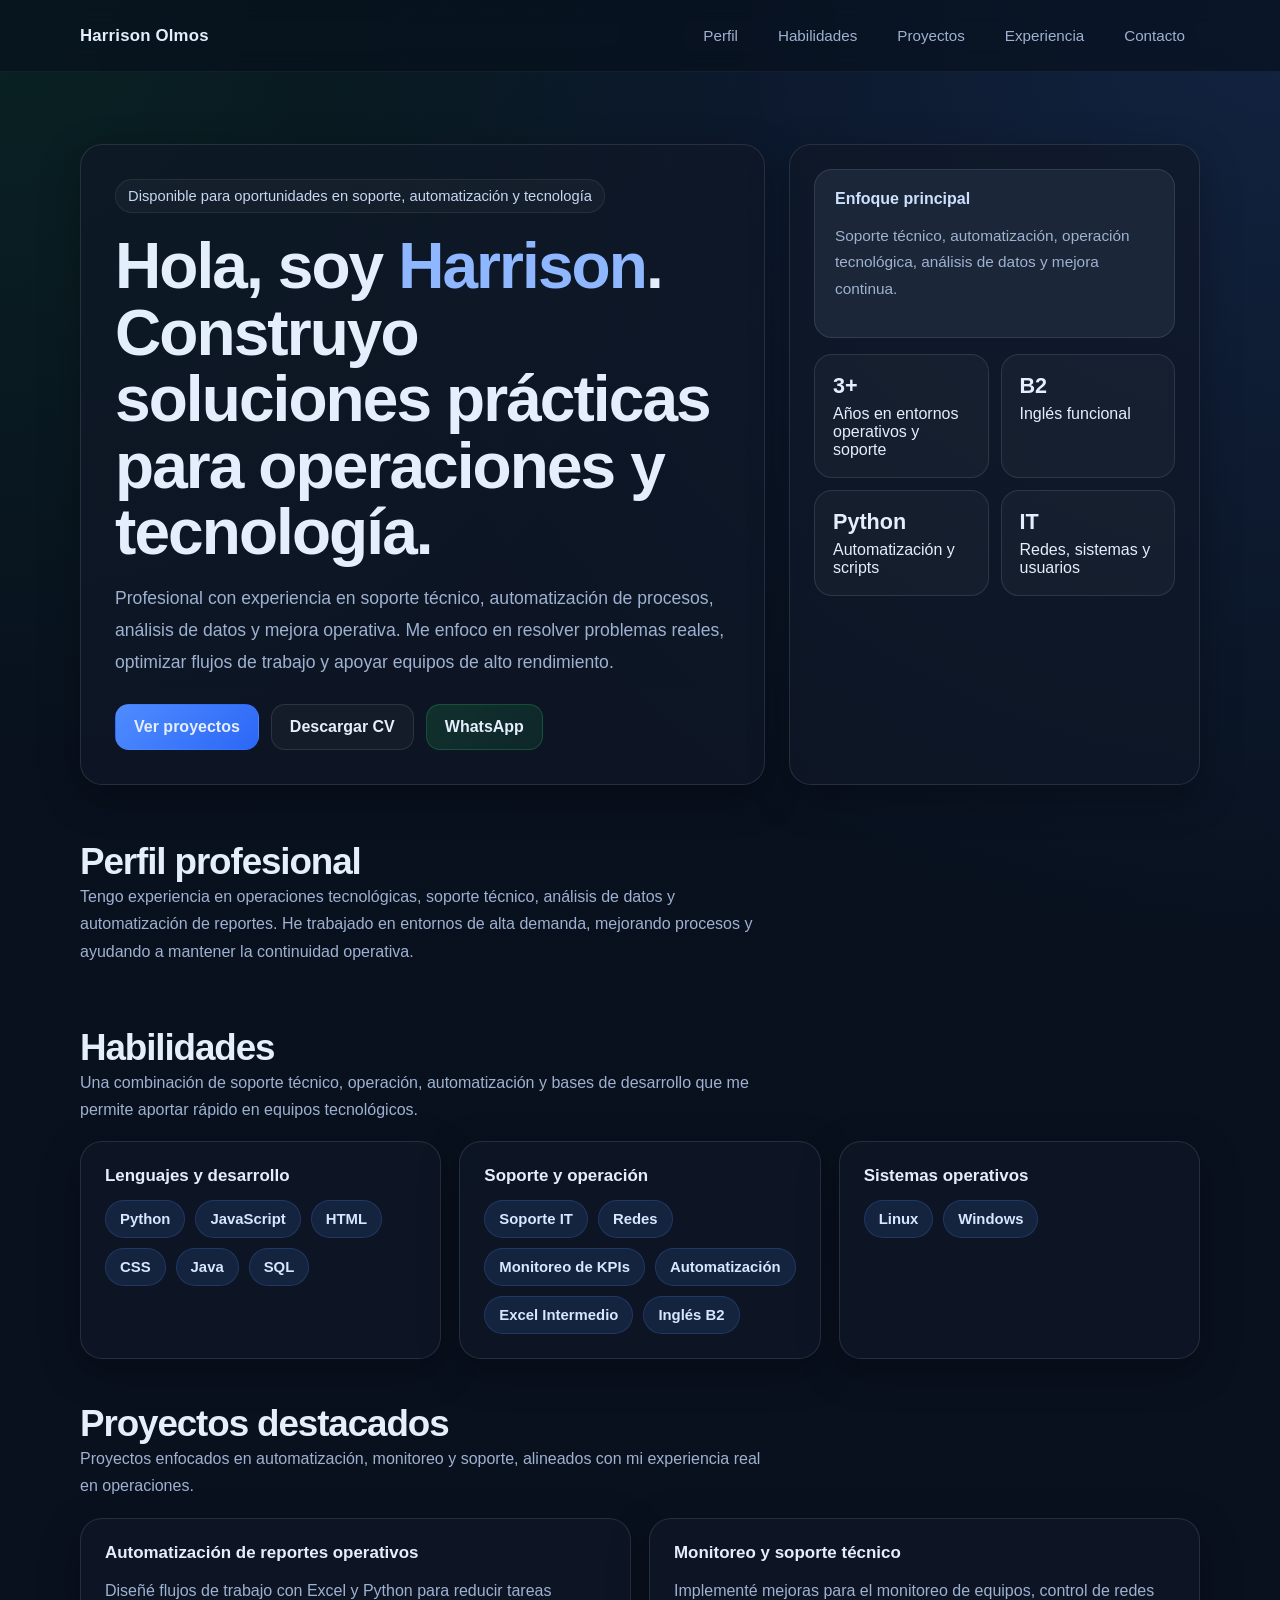
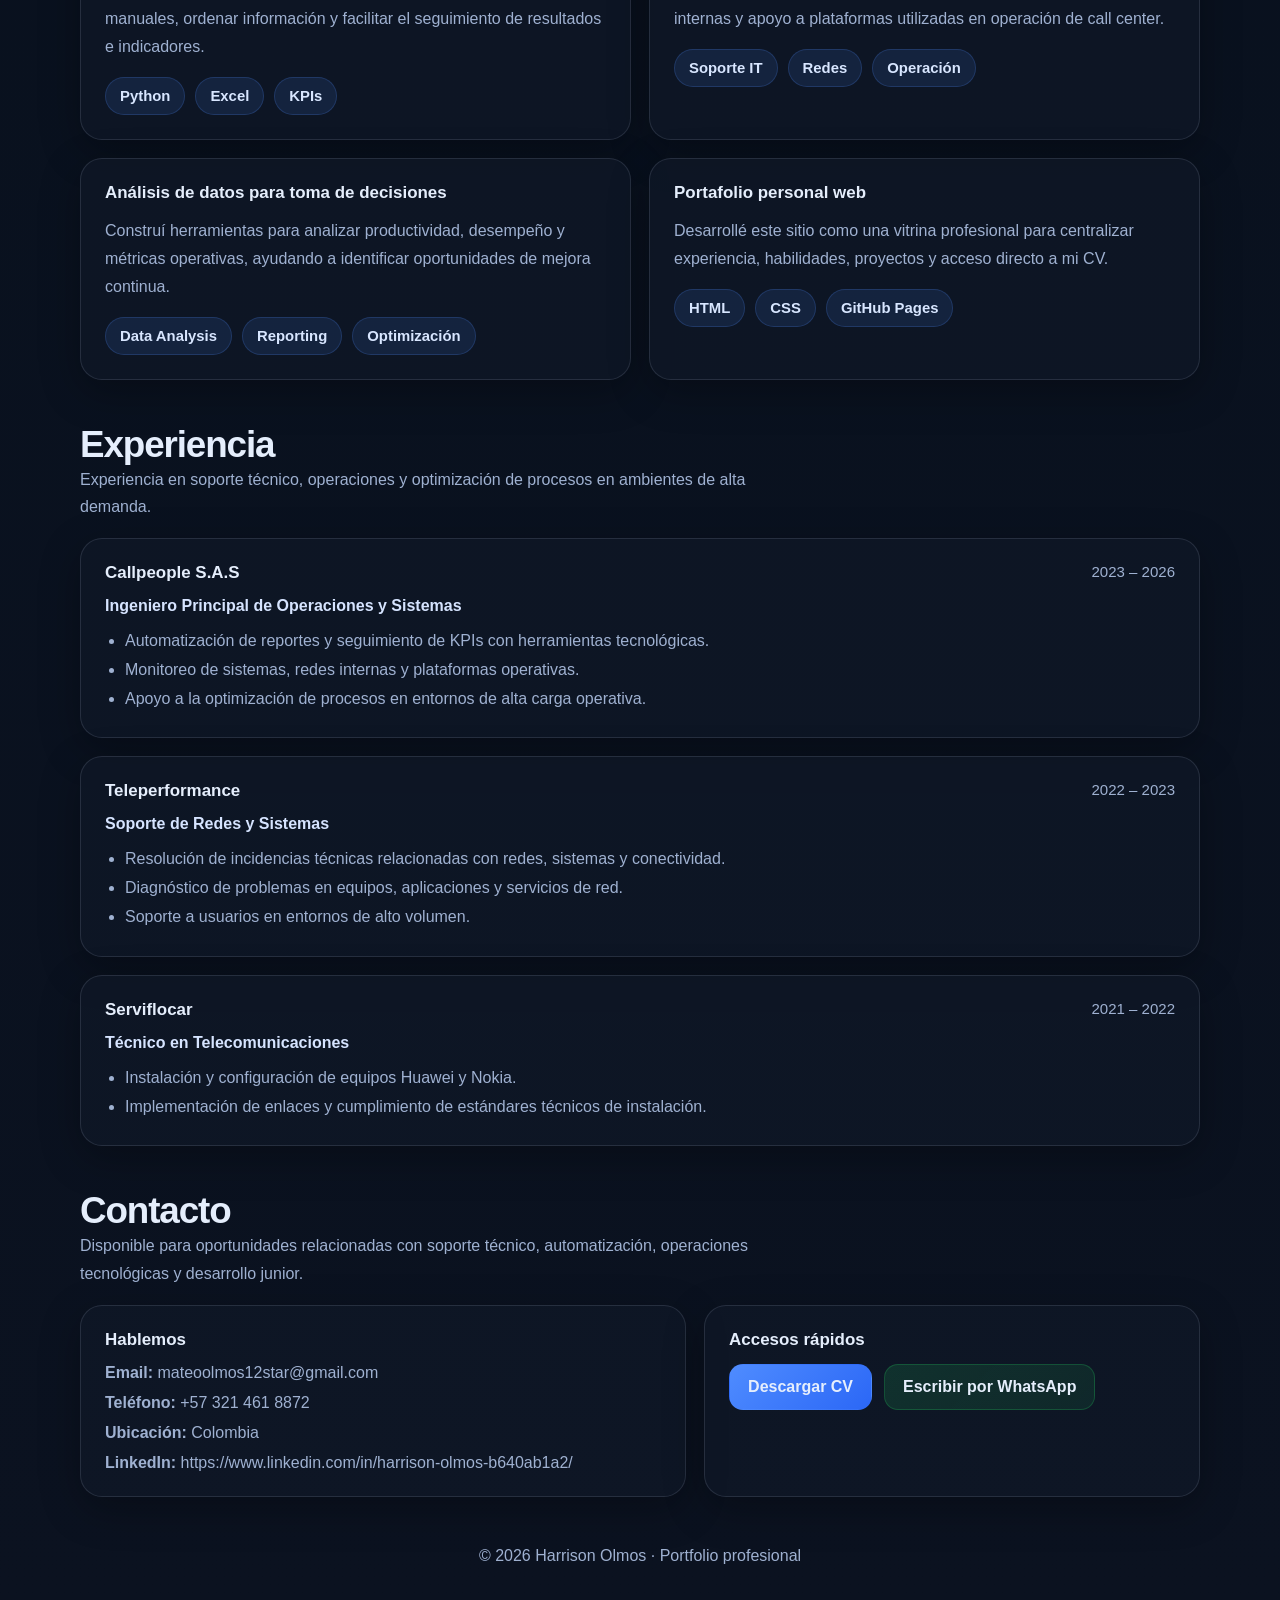
<file: index.html>
<!DOCTYPE html>
<html lang="es">
<head>
  <meta charset="UTF-8" />
  <meta name="viewport" content="width=device-width, initial-scale=1.0" />
  <title>Harrison Olmos | Portfolio</title>
  <style>
    :root {
      --bg: #0b1220;
      --panel: rgba(16, 24, 40, 0.72);
      --panel-2: rgba(30, 41, 59, 0.88);
      --text: #e5eefc;
      --muted: #9fb1d1;
      --line: rgba(148, 163, 184, 0.18);
      --accent: #4f8cff;
      --accent-2: #22c55e;
      --shadow: 0 12px 40px rgba(0, 0, 0, 0.28);
      --radius: 22px;
      --max: 1120px;
    }

    * { box-sizing: border-box; }
    html { scroll-behavior: smooth; }
    body {
      margin: 0;
      font-family: Inter, "Segoe UI", Arial, sans-serif;
      background:
        radial-gradient(circle at top right, rgba(79, 140, 255, 0.16), transparent 28%),
        radial-gradient(circle at top left, rgba(34, 197, 94, 0.10), transparent 22%),
        linear-gradient(180deg, #07101d 0%, #0b1220 100%);
      color: var(--text);
    }

    a { color: inherit; text-decoration: none; }

    .container {
      width: min(calc(100% - 32px), var(--max));
      margin: 0 auto;
    }

    .nav {
      position: sticky;
      top: 0;
      z-index: 50;
      backdrop-filter: blur(12px);
      background: rgba(7, 16, 29, 0.65);
      border-bottom: 1px solid rgba(255,255,255,0.05);
    }

    .nav-inner {
      display: flex;
      align-items: center;
      justify-content: space-between;
      gap: 16px;
      padding: 16px 0;
    }

    .brand {
      font-weight: 800;
      letter-spacing: 0.2px;
      font-size: 1.05rem;
    }

    .nav-links {
      display: flex;
      gap: 10px;
      flex-wrap: wrap;
      align-items: center;
    }

    .nav-links a,
    .pill-btn {
      padding: 10px 14px;
      border-radius: 999px;
      color: var(--muted);
      border: 1px solid transparent;
      transition: .2s ease;
      font-size: 0.95rem;
      background: transparent;
      cursor: pointer;
    }

    .nav-links a:hover,
    .pill-btn:hover {
      color: var(--text);
      border-color: rgba(255,255,255,0.08);
      background: rgba(255,255,255,0.03);
    }

    .hero {
      padding: 72px 0 38px;
    }

    .hero-grid {
      display: grid;
      grid-template-columns: 1.25fr 0.75fr;
      gap: 24px;
      align-items: stretch;
    }

    .card {
      background: var(--panel);
      border: 1px solid var(--line);
      box-shadow: var(--shadow);
      border-radius: var(--radius);
    }

    .hero-main {
      padding: 34px;
    }

    .eyebrow {
      display: inline-flex;
      align-items: center;
      gap: 10px;
      padding: 8px 12px;
      border: 1px solid rgba(255,255,255,0.08);
      border-radius: 999px;
      color: #c6d6f3;
      font-size: 0.92rem;
      margin-bottom: 20px;
      background: rgba(255,255,255,0.03);
    }

    .hero h1 {
      margin: 0 0 12px;
      font-size: clamp(2.4rem, 5vw, 4.3rem);
      line-height: 1.04;
      letter-spacing: -0.03em;
    }

    .hero h1 .accent { color: #8eb7ff; }

    .subtitle {
      font-size: 1.1rem;
      line-height: 1.8;
      color: var(--muted);
      max-width: 760px;
    }

    .hero-actions {
      margin-top: 26px;
      display: flex;
      flex-wrap: wrap;
      gap: 12px;
    }

    .btn {
      display: inline-flex;
      align-items: center;
      justify-content: center;
      gap: 10px;
      padding: 13px 18px;
      border-radius: 14px;
      border: 1px solid var(--line);
      background: rgba(255,255,255,0.03);
      color: var(--text);
      font-weight: 700;
      transition: .2s ease;
    }

    .btn:hover { transform: translateY(-1px); }
    .btn-primary {
      background: linear-gradient(135deg, var(--accent), #2b67f6);
      border-color: transparent;
    }
    .btn-secondary {
      background: linear-gradient(135deg, rgba(34,197,94,0.16), rgba(34,197,94,0.10));
      border-color: rgba(34,197,94,0.25);
    }

    .hero-side {
      padding: 24px;
      display: grid;
      gap: 16px;
      align-content: start;
    }

    .mini-card {
      border-radius: 18px;
      padding: 20px;
      background: var(--panel-2);
      border: 1px solid var(--line);
    }

    .mini-card h3 {
      margin: 0 0 10px;
      font-size: 1rem;
      color: #cfe0ff;
    }

    .mini-card p,
    .mini-card li {
      color: var(--muted);
      line-height: 1.7;
      font-size: 0.96rem;
    }

    .stats {
      display: grid;
      grid-template-columns: repeat(2, 1fr);
      gap: 12px;
    }

    .stat {
      padding: 18px;
      border-radius: 18px;
      background: rgba(255,255,255,0.03);
      border: 1px solid var(--line);
    }

    .stat strong {
      display: block;
      font-size: 1.35rem;
      margin-bottom: 6px;
    }

    section {
      padding: 18px 0 26px;
    }

    .section-head {
      display: flex;
      justify-content: space-between;
      gap: 14px;
      align-items: end;
      margin-bottom: 18px;
    }

    .section-head h2 {
      margin: 0;
      font-size: clamp(1.55rem, 3vw, 2.3rem);
      letter-spacing: -0.03em;
    }

    .section-head p {
      margin: 0;
      color: var(--muted);
      max-width: 700px;
      line-height: 1.7;
    }

    .skills-grid,
    .projects-grid,
    .experience-grid {
      display: grid;
      gap: 18px;
    }

    .skills-grid {
      grid-template-columns: 1fr 1fr 1fr;
    }

    .skill-card,
    .project-card,
    .timeline-card,
    .contact-card {
      padding: 24px;
      border-radius: 22px;
      background: var(--panel);
      border: 1px solid var(--line);
      box-shadow: var(--shadow);
    }

    .skill-card h3,
    .project-card h3,
    .timeline-card h3,
    .contact-card h3 {
      margin: 0 0 14px;
      font-size: 1.06rem;
    }

    .chips {
      display: flex;
      flex-wrap: wrap;
      gap: 10px;
    }

    .chip {
      padding: 10px 14px;
      border-radius: 999px;
      background: rgba(79,140,255,0.12);
      border: 1px solid rgba(79,140,255,0.2);
      color: #d8e6ff;
      font-size: 0.93rem;
      font-weight: 600;
    }

    .projects-grid {
      grid-template-columns: 1fr 1fr;
    }

    .project-card p {
      color: var(--muted);
      line-height: 1.75;
      margin: 0 0 14px;
    }

    .project-meta {
      display: flex;
      flex-wrap: wrap;
      gap: 10px;
      margin-top: 16px;
    }

    .project-link {
      color: #9fc1ff;
      font-weight: 700;
    }

    .experience-grid {
      grid-template-columns: 1fr;
    }

    .timeline-top {
      display: flex;
      justify-content: space-between;
      gap: 14px;
      align-items: start;
      margin-bottom: 12px;
      flex-wrap: wrap;
    }

    .timeline-role {
      color: #d6e4ff;
      font-weight: 700;
    }

    .timeline-date {
      color: var(--muted);
      font-size: 0.94rem;
    }

    .timeline-card ul {
      margin: 0;
      padding-left: 20px;
      color: var(--muted);
      line-height: 1.8;
    }

    .contact-grid {
      display: grid;
      grid-template-columns: 1.1fr 0.9fr;
      gap: 18px;
    }

    .contact-list {
      display: grid;
      gap: 12px;
      color: var(--muted);
    }

    footer {
      padding: 24px 0 44px;
      text-align: center;
      color: var(--muted);
    }

    @media (max-width: 980px) {
      .hero-grid,
      .contact-grid,
      .skills-grid,
      .projects-grid {
        grid-template-columns: 1fr;
      }
    }

    @media (max-width: 700px) {
      .container { width: min(calc(100% - 22px), var(--max)); }
      .hero { padding-top: 42px; }
      .hero-main, .hero-side, .skill-card, .project-card, .timeline-card, .contact-card { padding: 20px; }
      .nav-inner { align-items: start; flex-direction: column; }
      .nav-links { width: 100%; }
    }
  </style>
</head>
<body>
  <nav class="nav">
    <div class="container nav-inner">
      <div class="brand">Harrison Olmos</div>
      <div class="nav-links">
        <a href="#about">Perfil</a>
        <a href="#skills">Habilidades</a>
        <a href="#projects">Proyectos</a>
        <a href="#experience">Experiencia</a>
        <a href="#contact">Contacto</a>
      </div>
    </div>
  </nav>

  <header class="hero">
    <div class="container hero-grid">
      <div class="card hero-main">
        <div class="eyebrow">Disponible para oportunidades en soporte, automatización y tecnología</div>
        <h1>Hola, soy <span class="accent">Harrison</span>.<br>Construyo soluciones prácticas para operaciones y tecnología.</h1>
        <p class="subtitle">
          Profesional con experiencia en soporte técnico, automatización de procesos, análisis de datos y mejora operativa.
          Me enfoco en resolver problemas reales, optimizar flujos de trabajo y apoyar equipos de alto rendimiento.
        </p>
        <div class="hero-actions">
          <a class="btn btn-primary" href="#projects">Ver proyectos</a>
          <a class="btn" href="Harrison_Olmos_CV_OnePage.pdf" target="_blank" rel="noopener noreferrer">Descargar CV</a>
          <a class="btn btn-secondary" href="https://wa.me/573214618872?text=Hola%20Harrison,%20vi%20tu%20portafolio%20y%20quiero%20hablar%20contigo." target="_blank" rel="noopener noreferrer">WhatsApp</a>
        </div>
      </div>

      <div class="card hero-side">
        <div class="mini-card">
          <h3>Enfoque principal</h3>
          <p>Soporte técnico, automatización, operación tecnológica, análisis de datos y mejora continua.</p>
        </div>
        <div class="stats">
          <div class="stat">
            <strong>3+</strong>
            <span>Años en entornos operativos y soporte</span>
          </div>
          <div class="stat">
            <strong>B2</strong>
            <span>Inglés funcional</span>
          </div>
          <div class="stat">
            <strong>Python</strong>
            <span>Automatización y scripts</span>
          </div>
          <div class="stat">
            <strong>IT</strong>
            <span>Redes, sistemas y usuarios</span>
          </div>
        </div>
      </div>
    </div>
  </header>

  <section id="about">
    <div class="container">
      <div class="section-head">
        <div>
          <h2>Perfil profesional</h2>
          <p>
            Tengo experiencia en operaciones tecnológicas, soporte técnico, análisis de datos y automatización de reportes.
            He trabajado en entornos de alta demanda, mejorando procesos y ayudando a mantener la continuidad operativa.
          </p>
        </div>
      </div>
    </div>
  </section>

  <section id="skills">
    <div class="container">
      <div class="section-head">
        <div>
          <h2>Habilidades</h2>
          <p>Una combinación de soporte técnico, operación, automatización y bases de desarrollo que me permite aportar rápido en equipos tecnológicos.</p>
        </div>
      </div>

      <div class="skills-grid">
        <article class="skill-card">
          <h3>Lenguajes y desarrollo</h3>
          <div class="chips">
            <span class="chip">Python</span>
            <span class="chip">JavaScript</span>
            <span class="chip">HTML</span>
            <span class="chip">CSS</span>
            <span class="chip">Java</span>
            <span class="chip">SQL</span>
          </div>
        </article>

        <article class="skill-card">
          <h3>Soporte y operación</h3>
          <div class="chips">
            <span class="chip">Soporte IT</span>
            <span class="chip">Redes</span>
            <span class="chip">Monitoreo de KPIs</span>
            <span class="chip">Automatización</span>
            <span class="chip">Excel Intermedio</span>
            <span class="chip">Inglés B2</span>
          </div>
        </article>

        <article class="skill-card">
          <h3>Sistemas operativos</h3>
          <div class="chips">
            <span class="chip">Linux</span>
            <span class="chip">Windows</span>
          </div>
        </article>
      </div>
    </div>
  </section>

  <section id="projects">
    <div class="container">
      <div class="section-head">
        <div>
          <h2>Proyectos destacados</h2>
          <p>Proyectos enfocados en automatización, monitoreo y soporte, alineados con mi experiencia real en operaciones.</p>
        </div>
      </div>

      <div class="projects-grid">
        <article class="project-card">
          <h3>Automatización de reportes operativos</h3>
          <p>Diseñé flujos de trabajo con Excel y Python para reducir tareas manuales, ordenar información y facilitar el seguimiento de resultados e indicadores.</p>
          <div class="project-meta">
            <span class="chip">Python</span>
            <span class="chip">Excel</span>
            <span class="chip">KPIs</span>
          </div>
        </article>

        <article class="project-card">
          <h3>Monitoreo y soporte técnico</h3>
          <p>Implementé mejoras para el monitoreo de equipos, control de redes internas y apoyo a plataformas utilizadas en operación de call center.</p>
          <div class="project-meta">
            <span class="chip">Soporte IT</span>
            <span class="chip">Redes</span>
            <span class="chip">Operación</span>
          </div>
        </article>

        <article class="project-card">
          <h3>Análisis de datos para toma de decisiones</h3>
          <p>Construí herramientas para analizar productividad, desempeño y métricas operativas, ayudando a identificar oportunidades de mejora continua.</p>
          <div class="project-meta">
            <span class="chip">Data Analysis</span>
            <span class="chip">Reporting</span>
            <span class="chip">Optimización</span>
          </div>
        </article>

        <article class="project-card">
          <h3>Portafolio personal web</h3>
          <p>Desarrollé este sitio como una vitrina profesional para centralizar experiencia, habilidades, proyectos y acceso directo a mi CV.</p>
          <div class="project-meta">
            <span class="chip">HTML</span>
            <span class="chip">CSS</span>
            <span class="chip">GitHub Pages</span>
          </div>
        </article>
      </div>
    </div>
  </section>

  <section id="experience">
    <div class="container">
      <div class="section-head">
        <div>
          <h2>Experiencia</h2>
          <p>Experiencia en soporte técnico, operaciones y optimización de procesos en ambientes de alta demanda.</p>
        </div>
      </div>

      <div class="experience-grid">
        <article class="timeline-card">
          <div class="timeline-top">
            <div>
              <h3>Callpeople S.A.S</h3>
              <div class="timeline-role">Ingeniero Principal de Operaciones y Sistemas</div>
            </div>
            <div class="timeline-date">2023 – 2026</div>
          </div>
          <ul>
            <li>Automatización de reportes y seguimiento de KPIs con herramientas tecnológicas.</li>
            <li>Monitoreo de sistemas, redes internas y plataformas operativas.</li>
            <li>Apoyo a la optimización de procesos en entornos de alta carga operativa.</li>
          </ul>
        </article>

        <article class="timeline-card">
          <div class="timeline-top">
            <div>
              <h3>Teleperformance</h3>
              <div class="timeline-role">Soporte de Redes y Sistemas</div>
            </div>
            <div class="timeline-date">2022 – 2023</div>
          </div>
          <ul>
            <li>Resolución de incidencias técnicas relacionadas con redes, sistemas y conectividad.</li>
            <li>Diagnóstico de problemas en equipos, aplicaciones y servicios de red.</li>
            <li>Soporte a usuarios en entornos de alto volumen.</li>
          </ul>
        </article>

        <article class="timeline-card">
          <div class="timeline-top">
            <div>
              <h3>Serviflocar</h3>
              <div class="timeline-role">Técnico en Telecomunicaciones</div>
            </div>
            <div class="timeline-date">2021 – 2022</div>
          </div>
          <ul>
            <li>Instalación y configuración de equipos Huawei y Nokia.</li>
            <li>Implementación de enlaces y cumplimiento de estándares técnicos de instalación.</li>
          </ul>
        </article>
      </div>
    </div>
  </section>

  <section id="contact">
    <div class="container">
      <div class="section-head">
        <div>
          <h2>Contacto</h2>
          <p>Disponible para oportunidades relacionadas con soporte técnico, automatización, operaciones tecnológicas y desarrollo junior.</p>
        </div>
      </div>

      <div class="contact-grid">
        <article class="contact-card">
          <h3>Hablemos</h3>
          <div class="contact-list">
            <div><strong>Email:</strong> <a href="mailto:mateoolmos12star@gmail.com">mateoolmos12star@gmail.com</a></div>
            <div><strong>Teléfono:</strong> <a href="tel:+573214618872">+57 321 461 8872</a></div>
            <div><strong>Ubicación:</strong> Colombia</div>
            <div><strong>LinkedIn:</strong> <a href="#">https://www.linkedin.com/in/harrison-olmos-b640ab1a2/</a></div>
          </div>
        </article>

        <article class="contact-card">
          <h3>Accesos rápidos</h3>
          <div class="hero-actions" style="margin-top:0;">
            <a class="btn btn-primary" href="Harrison_Olmos_CV_OnePage.pdf" target="_blank" rel="noopener noreferrer">Descargar CV</a>
            <a class="btn btn-secondary" href="https://wa.me/573214618872?text=Hola%20Harrison,%20vi%20tu%20portafolio%20y%20quiero%20hablar%20contigo." target="_blank" rel="noopener noreferrer">Escribir por WhatsApp</a>
          </div>
        </article>
      </div>
    </div>
  </section>

  <footer>
    © 2026 Harrison Olmos · Portfolio profesional
  </footer>
</body>
</html>
</file>
